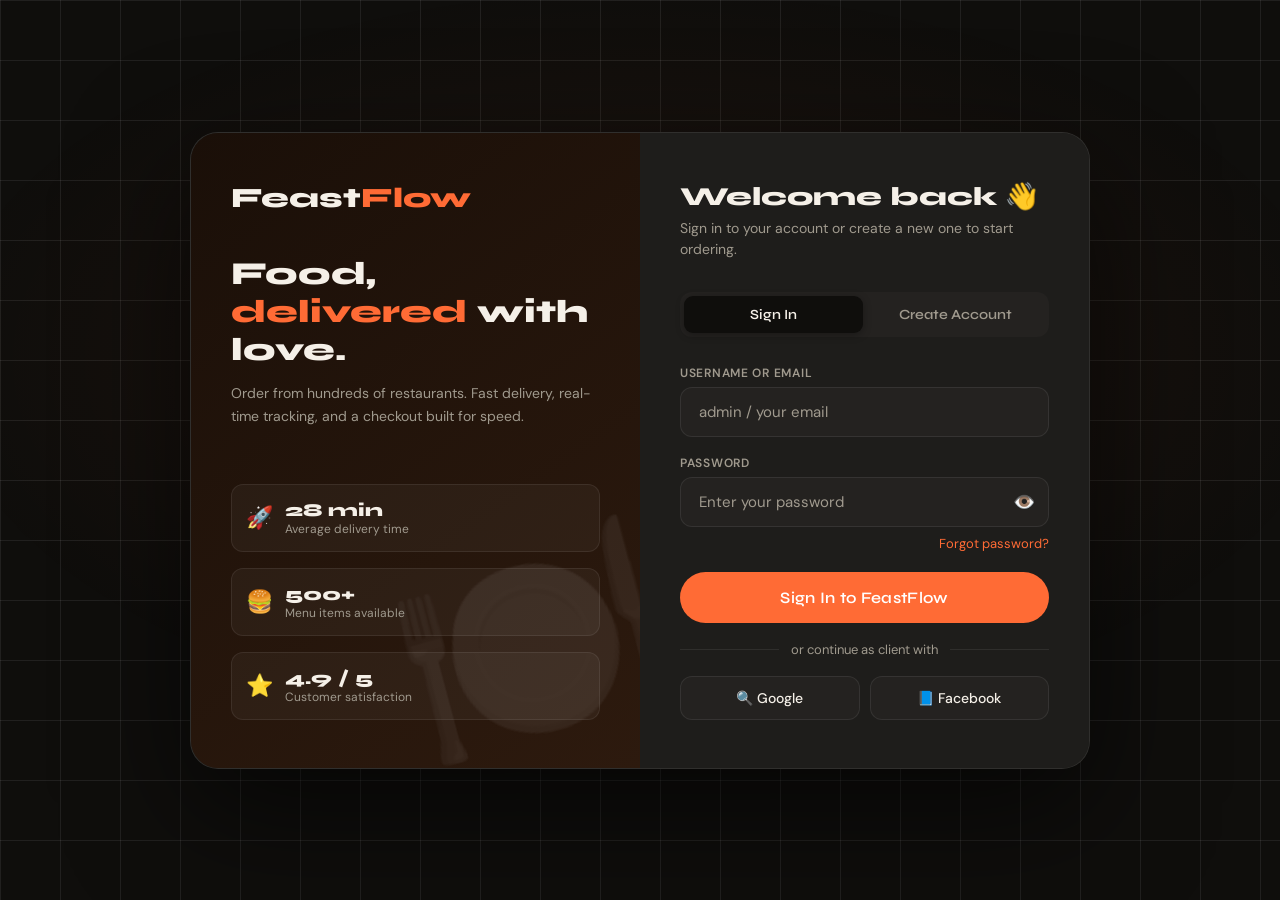
<file: index.html>
<!DOCTYPE html>
<html lang="en">
<head>
<meta charset="UTF-8">
<meta name="viewport" content="width=device-width, initial-scale=1.0">
<title>FeastFlow — Sign In</title>
<link rel="stylesheet" href="shared.css">
<style>
  body { display: flex; align-items: center; justify-content: center; min-height: 100vh; padding: 20px; background: var(--bg); }

  /* Background grid pattern */
  body::before {
    content: '';
    position: fixed; inset: 0; z-index: 0;
    background-image:
      linear-gradient(var(--border) 1px, transparent 1px),
      linear-gradient(90deg, var(--border) 1px, transparent 1px);
    background-size: 60px 60px;
    pointer-events: none;
  }
  body::after {
    content: '';
    position: fixed; inset: 0; z-index: 0;
    background: radial-gradient(ellipse 80% 60% at 50% 40%, rgba(255,107,53,0.08) 0%, transparent 70%);
    pointer-events: none;
  }

  .login-wrap {
    position: relative; z-index: 1;
    display: grid; grid-template-columns: 1fr 1fr;
    width: 100%; max-width: 900px;
    background: var(--card); border: 1px solid var(--border);
    border-radius: 28px; overflow: hidden;
    box-shadow: 0 40px 120px rgba(0,0,0,0.6);
    animation: slideModal 0.5s cubic-bezier(0.34,1.56,0.64,1);
  }
  @media (max-width: 700px) { .login-wrap { grid-template-columns: 1fr; } .login-brand { display: none; } }

  /* Left Brand Panel */
  .login-brand {
    background: linear-gradient(145deg, #1a0f08, #2d1a0e);
    padding: 48px 40px; display: flex; flex-direction: column; justify-content: space-between;
    position: relative; overflow: hidden;
  }
  .login-brand::before {
    content: '🍽️';
    position: absolute; font-size: 220px; opacity: 0.07;
    bottom: -20px; right: -30px; transform: rotate(-15deg);
    pointer-events: none;
  }
  .brand-logo { font-family: 'Syne', sans-serif; font-size: 28px; font-weight: 800; }
  .brand-logo span { color: var(--accent); }
  .brand-tagline { font-size: 32px; font-weight: 800; font-family: 'Syne', sans-serif; line-height: 1.2; margin-bottom: 12px; }
  .brand-tagline em { color: var(--accent); font-style: normal; }
  .brand-desc { font-size: 14px; color: var(--text2); line-height: 1.7; }
  .brand-stats { display: flex; flex-direction: column; gap: 16px; }
  .brand-stat { display: flex; align-items: center; gap: 12px; background: rgba(255,255,255,0.04); border-radius: 12px; padding: 14px; border: 1px solid var(--border); }
  .brand-stat-icon { font-size: 22px; }
  .brand-stat-num { font-family: 'Syne', sans-serif; font-size: 18px; font-weight: 800; }
  .brand-stat-label { font-size: 12px; color: var(--text2); }

  /* Right Form Panel */
  .login-form-panel { padding: 48px 40px; background: var(--card); }
  .login-welcome { font-family: 'Syne', sans-serif; font-size: 26px; font-weight: 800; margin-bottom: 6px; }
  .login-sub { color: var(--text2); font-size: 14px; margin-bottom: 32px; line-height: 1.5; }

  /* Tabs */
  .auth-tabs { display: flex; background: var(--bg3); border-radius: 12px; padding: 4px; gap: 4px; margin-bottom: 28px; }
  .auth-tab { flex: 1; padding: 10px; border-radius: 9px; text-align: center; cursor: pointer; font-family: 'Syne', sans-serif; font-weight: 600; font-size: 14px; transition: all 0.2s; color: var(--text2); border: none; background: transparent; }
  .auth-tab.active { background: var(--bg); color: var(--text); box-shadow: 0 2px 8px rgba(0,0,0,0.3); }

  /* Social Btns */
  .social-btn { display: flex; align-items: center; justify-content: center; gap: 10px; width: 100%; padding: 12px; background: var(--bg3); border: 1.5px solid var(--border); border-radius: 12px; color: var(--text); font-weight: 500; cursor: pointer; transition: all 0.2s; font-size: 14px; font-family: 'DM Sans', sans-serif; }
  .social-btn:hover { border-color: var(--accent); }

  /* Password Eye */
  .pass-wrap { position: relative; }
  .pass-eye { position: absolute; right: 14px; top: 50%; transform: translateY(-50%); cursor: pointer; font-size: 18px; color: var(--text2); transition: color 0.2s; border: none; background: none; }
  .pass-eye:hover { color: var(--text); }

  /* Error */
  .error-msg { background: rgba(255,77,109,0.12); border: 1px solid rgba(255,77,109,0.3); border-radius: 10px; padding: 12px 16px; font-size: 13px; color: var(--danger); margin-bottom: 16px; display: flex; align-items: center; gap: 8px; }

  /* Admin hint */
  .hint-box { background: rgba(255,209,102,0.08); border: 1px solid rgba(255,209,102,0.2); border-radius: 10px; padding: 12px 14px; font-size: 12px; color: var(--text2); margin-top: 16px; line-height: 1.6; }
  .hint-box strong { color: var(--accent2); }
</style>
</head>
<body>
<div class="login-wrap">

  <!-- ── LEFT BRAND PANEL ── -->
  <div class="login-brand">
    <div>
      <div class="brand-logo">Feast<span>Flow</span></div>
      <div style="margin-top:40px;">
        <div class="brand-tagline">Food, <em>delivered</em> with love.</div>
        <p class="brand-desc">Order from hundreds of restaurants. Fast delivery, real-time tracking, and a checkout built for speed.</p>
      </div>
    </div>
    <div class="brand-stats">
      <div class="brand-stat">
        <div class="brand-stat-icon">🚀</div>
        <div><div class="brand-stat-num">28 min</div><div class="brand-stat-label">Average delivery time</div></div>
      </div>
      <div class="brand-stat">
        <div class="brand-stat-icon">🍔</div>
        <div><div class="brand-stat-num">500+</div><div class="brand-stat-label">Menu items available</div></div>
      </div>
      <div class="brand-stat">
        <div class="brand-stat-icon">⭐</div>
        <div><div class="brand-stat-num">4.9 / 5</div><div class="brand-stat-label">Customer satisfaction</div></div>
      </div>
    </div>
  </div>

  <!-- ── RIGHT FORM PANEL ── -->
  <div class="login-form-panel">
    <div class="login-welcome">Welcome back 👋</div>
    <p class="login-sub">Sign in to your account or create a new one to start ordering.</p>

    <div class="auth-tabs">
      <button class="auth-tab active" id="tabLogin" onclick="switchTab('login')">Sign In</button>
      <button class="auth-tab" id="tabRegister" onclick="switchTab('register')">Create Account</button>
    </div>

    <!-- ERROR BOX -->
    <div class="error-msg hidden" id="errorBox">
      <span>⚠️</span><span id="errorText">Invalid credentials</span>
    </div>

    <!-- ── LOGIN FORM ── -->
    <div id="loginForm">
      <div class="form-group">
        <label class="label">Username or Email</label>
        <input class="input" type="text" id="loginUser" placeholder="admin / your email" autocomplete="username">
      </div>
      <div class="form-group">
        <label class="label">Password</label>
        <div class="pass-wrap">
          <input class="input" type="password" id="loginPass" placeholder="Enter your password" autocomplete="current-password" onkeydown="if(event.key==='Enter')doLogin()">
          <button class="pass-eye" onclick="togglePass('loginPass',this)" type="button">👁️</button>
        </div>
      </div>
      <div style="display:flex;justify-content:flex-end;margin-top:-10px;margin-bottom:20px;">
        <span style="font-size:13px;color:var(--accent);cursor:pointer;">Forgot password?</span>
      </div>
      <button class="btn btn-primary btn-full btn-lg" onclick="doLogin()" id="loginBtn">
        Sign In to FeastFlow
      </button>
      <div class="or-divider">or continue as client with</div>
      <div style="display:flex;gap:10px;">
        <button class="social-btn" onclick="socialSignIn('Google')">🔍 Google</button>
        <button class="social-btn" onclick="socialSignIn('Facebook')">📘 Facebook</button>
      </div>
     
    </div>

    <!-- ── REGISTER FORM ── -->
    <div id="registerForm" class="hidden">
      <div class="form-row">
        <div class="form-group">
          <label class="label">First Name</label>
          <input class="input" type="text" id="regFirst" placeholder="Juan">
        </div>
        <div class="form-group">
          <label class="label">Last Name</label>
          <input class="input" type="text" id="regLast" placeholder="dela Cruz">
        </div>
      </div>
      <div class="form-group">
        <label class="label">Email Address</label>
        <input class="input" type="email" id="regEmail" placeholder="you@example.com">
      </div>
      <div class="form-group">
        <label class="label">Phone Number</label>
        <input class="input" type="tel" id="regPhone" placeholder="+63 900 000 0000">
      </div>
      <div class="form-group">
        <label class="label">Password</label>
        <div class="pass-wrap">
          <input class="input" type="password" id="regPass" placeholder="Min. 8 characters" autocomplete="new-password">
          <button class="pass-eye" onclick="togglePass('regPass',this)" type="button">👁️</button>
        </div>
      </div>
      <div class="form-group">
        <label class="label">Confirm Password</label>
        <input class="input" type="password" id="regPass2" placeholder="Repeat password">
      </div>
      <button class="btn btn-primary btn-full btn-lg" onclick="doRegister()">Create My Account</button>
    </div>

  </div>
</div>

<script>
  // ── ADMIN ACCOUNTS ──
  const ADMINS = [
    { username: 'admin', password: 'ofosystem', name: 'OFO Admin', role: 'admin' },
    { username: 'Admin', password: 'channy',    name: 'Channy',    role: 'admin' },
  ];

  // ── HELPERS ──
  function showError(msg) {
    document.getElementById('errorText').textContent = msg;
    document.getElementById('errorBox').classList.remove('hidden');
  }
  function hideError() {
    document.getElementById('errorBox').classList.add('hidden');
  }
  function togglePass(id, btn) {
    const inp = document.getElementById(id);
    if (inp.type === 'password') { inp.type = 'text'; btn.textContent = '🙈'; }
    else { inp.type = 'password'; btn.textContent = '👁️'; }
  }
  function switchTab(tab) {
    hideError();
    document.getElementById('loginForm').classList.toggle('hidden', tab !== 'login');
    document.getElementById('registerForm').classList.toggle('hidden', tab !== 'register');
    document.getElementById('tabLogin').classList.toggle('active', tab === 'login');
    document.getElementById('tabRegister').classList.toggle('active', tab !== 'login');
  }

  // ── LOGIN ──
  function doLogin() {
    hideError();
    const user = document.getElementById('loginUser').value.trim();
    const pass = document.getElementById('loginPass').value;
    if (!user || !pass) { showError('Please fill in username and password.'); return; }

    // Check admin
    const admin = ADMINS.find(a => a.username === user && a.password === pass);
    if (admin) {
      sessionStorage.setItem('ff_session', JSON.stringify({ ...admin, loggedIn: true }));
      setLoading(true);
      setTimeout(() => { window.location.href = 'admin.html'; }, 600);
      return;
    }

    // Check existing client account
    const accounts = JSON.parse(localStorage.getItem('ff_accounts') || '[]');
    const client = accounts.find(a => (a.email === user || a.username === user) && a.password === pass);
    if (client) {
      sessionStorage.setItem('ff_session', JSON.stringify({ ...client, role: 'client', loggedIn: true }));
      setLoading(true);
      setTimeout(() => { window.location.href = 'client.html'; }, 600);
      return;
    }

    showError('Invalid username or password. Please try again.');
  }

  // ── REGISTER ──
  function doRegister() {
    hideError();
    const first = document.getElementById('regFirst').value.trim();
    const last  = document.getElementById('regLast').value.trim();
    const email = document.getElementById('regEmail').value.trim();
    const phone = document.getElementById('regPhone').value.trim();
    const pass  = document.getElementById('regPass').value;
    const pass2 = document.getElementById('regPass2').value;

    if (!first || !last || !email || !pass) { showError('Please fill in all required fields.'); return; }
    if (pass.length < 8) { showError('Password must be at least 8 characters.'); return; }
    if (pass !== pass2)  { showError('Passwords do not match.'); return; }

    const accounts = JSON.parse(localStorage.getItem('ff_accounts') || '[]');
    if (accounts.find(a => a.email === email)) { showError('An account with this email already exists.'); return; }

    const newUser = { name: `${first} ${last}`, email, phone, password: pass, username: email, role: 'client' };
    accounts.push(newUser);
    localStorage.setItem('ff_accounts', JSON.stringify(accounts));

    sessionStorage.setItem('ff_session', JSON.stringify({ ...newUser, loggedIn: true }));
    setLoading(true);
    setTimeout(() => { window.location.href = 'client.html'; }, 600);
  }

  // ── SOCIAL ──
  function socialSignIn(provider) {
    const user = { name: `${provider} User`, email: `user@${provider.toLowerCase()}.com`, phone: '', role: 'client', loggedIn: true };
    sessionStorage.setItem('ff_session', JSON.stringify(user));
    setLoading(true);
    setTimeout(() => { window.location.href = 'client.html'; }, 600);
  }

  function setLoading(on) {
    const btn = document.getElementById('loginBtn');
    if (on) { btn.textContent = '⏳ Signing in...'; btn.disabled = true; }
    else    { btn.textContent = 'Sign In to FeastFlow'; btn.disabled = false; }
  }

  // Redirect if already logged in
  const existing = sessionStorage.getItem('ff_session');
  if (existing) {
    const s = JSON.parse(existing);
    if (s.loggedIn) window.location.href = s.role === 'admin' ? 'admin.html' : 'client.html';
  }
</script>
</body>
</html>
</file>
<file: shared.css>
/* ═══════════════════════════════════════════
   FEASTFLOW — SHARED STYLESHEET
   Used by: index.html, client.html, admin.html
═══════════════════════════════════════════ */

@import url('https://fonts.googleapis.com/css2?family=Syne:wght@400;600;700;800&family=DM+Sans:ital,wght@0,300;0,400;0,500;1,300&display=swap');

:root {
  --bg:       #0f0e0c;
  --bg2:      #1a1916;
  --bg3:      #242220;
  --card:     #1e1d1b;
  --accent:   #ff6b35;
  --accent2:  #ffd166;
  --success:  #06d6a0;
  --danger:   #ff4d6d;
  --info:     #4cc9f0;
  --text:     #f5f0e8;
  --text2:    #a09a8e;
  --border:   rgba(255,255,255,0.08);
  --radius:   16px;
  --shadow:   0 20px 60px rgba(0,0,0,0.4);
}

*, *::before, *::after { box-sizing: border-box; margin: 0; padding: 0; }
html { scroll-behavior: smooth; }
body {
  font-family: 'DM Sans', sans-serif;
  background: var(--bg);
  color: var(--text);
  min-height: 100vh;
  overflow-x: hidden;
}
h1,h2,h3,h4,h5 { font-family: 'Syne', sans-serif; }

/* ── UTILITIES ── */
.hidden  { display: none !important; }
.flex    { display: flex; }
.grid    { display: grid; }

/* ── BUTTONS ── */
.btn {
  display: inline-flex; align-items: center; justify-content: center; gap: 8px;
  padding: 12px 24px; border-radius: 50px;
  font-family: 'Syne', sans-serif; font-weight: 600; font-size: 14px;
  cursor: pointer; border: none; transition: all 0.25s cubic-bezier(0.34,1.56,0.64,1);
  text-decoration: none; letter-spacing: 0.02em; white-space: nowrap;
}
.btn-primary  { background: var(--accent); color: #fff; }
.btn-primary:hover  { background: #ff8557; transform: translateY(-2px); box-shadow: 0 8px 24px rgba(255,107,53,0.4); }
.btn-success  { background: var(--success); color: #000; }
.btn-success:hover  { background: #08f0b4; transform: translateY(-2px); }
.btn-danger   { background: var(--danger); color: #fff; }
.btn-danger:hover   { background: #ff6b87; transform: translateY(-2px); }
.btn-outline  { background: transparent; color: var(--text); border: 1.5px solid var(--border); }
.btn-outline:hover  { border-color: var(--accent); color: var(--accent); }
.btn-ghost    { background: transparent; color: var(--text2); border: none; padding: 8px 16px; }
.btn-ghost:hover    { color: var(--text); background: var(--bg3); border-radius: 8px; }
.btn-lg  { padding: 16px 36px; font-size: 16px; }
.btn-sm  { padding: 8px 16px;  font-size: 13px; }
.btn-xs  { padding: 6px 12px;  font-size: 12px; }
.btn-full { width: 100%; }

/* ── INPUTS ── */
.input {
  width: 100%; padding: 14px 18px;
  background: var(--bg3); border: 1.5px solid var(--border);
  border-radius: 12px; color: var(--text);
  font-family: 'DM Sans', sans-serif; font-size: 15px;
  outline: none; transition: border-color 0.2s;
}
.input:focus { border-color: var(--accent); }
.input::placeholder { color: var(--text2); }
.input-sm { padding: 10px 14px; font-size: 14px; border-radius: 10px; }
.label { display: block; font-size: 12px; font-weight: 600; color: var(--text2); margin-bottom: 6px; letter-spacing: 0.06em; text-transform: uppercase; }
.form-group { margin-bottom: 18px; }
.form-row { display: grid; grid-template-columns: 1fr 1fr; gap: 14px; }
@media (max-width: 600px) { .form-row { grid-template-columns: 1fr; } }

/* ── CARDS ── */
.card {
  background: var(--card); border: 1px solid var(--border);
  border-radius: var(--radius); padding: 24px;
}
.card-sm { padding: 16px; }

/* ── BADGES ── */
.badge {
  display: inline-flex; align-items: center; gap: 4px;
  padding: 3px 10px; border-radius: 50px;
  font-size: 11px; font-weight: 700; font-family: 'Syne', sans-serif; letter-spacing: 0.04em;
}
.badge-orange  { background: rgba(255,107,53,0.15); color: var(--accent); }
.badge-green   { background: rgba(6,214,160,0.15);  color: var(--success); }
.badge-yellow  { background: rgba(255,209,102,0.15); color: var(--accent2); }
.badge-red     { background: rgba(255,77,109,0.15);  color: var(--danger); }
.badge-blue    { background: rgba(76,201,240,0.15);  color: var(--info); }

/* ── TOAST ── */
.toast {
  position: fixed; bottom: 28px; right: 28px; z-index: 9999;
  background: var(--card); border: 1.5px solid var(--border);
  border-radius: 14px; padding: 14px 20px;
  display: flex; align-items: center; gap: 12px;
  box-shadow: var(--shadow); min-width: 260px; max-width: 360px;
  animation: slideInToast 0.4s cubic-bezier(0.34,1.56,0.64,1);
}
@keyframes slideInToast {
  from { opacity: 0; transform: translateX(60px); }
  to   { opacity: 1; transform: translateX(0); }
}
.toast-icon { font-size: 20px; flex-shrink: 0; }
.toast-msg  { font-size: 14px; font-weight: 500; line-height: 1.4; }

/* ── DIVIDER ── */
.divider { height: 1px; background: var(--border); margin: 20px 0; }
.or-divider { display: flex; align-items: center; gap: 12px; margin: 18px 0; color: var(--text2); font-size: 13px; }
.or-divider::before, .or-divider::after { content: ''; flex: 1; height: 1px; background: var(--border); }

/* ── TABLE ── */
.table { width: 100%; border-collapse: collapse; font-size: 14px; }
.table th {
  text-align: left; padding: 12px 16px;
  font-family: 'Syne', sans-serif; font-size: 12px; font-weight: 700;
  color: var(--text2); letter-spacing: 0.06em; text-transform: uppercase;
  border-bottom: 1px solid var(--border); background: var(--bg2);
}
.table td { padding: 14px 16px; border-bottom: 1px solid var(--border); vertical-align: middle; }
.table tr:last-child td { border-bottom: none; }
.table tr:hover td { background: rgba(255,255,255,0.02); }

/* ── MODAL/OVERLAY ── */
.overlay {
  position: fixed; inset: 0; background: rgba(0,0,0,0.75);
  backdrop-filter: blur(8px); z-index: 1000;
  display: flex; align-items: center; justify-content: center; padding: 20px;
  animation: fadeIn 0.2s ease;
}
.modal {
  background: var(--card); border: 1px solid var(--border);
  border-radius: 24px; padding: 36px; width: 100%; max-width: 460px;
  animation: slideModal 0.35s cubic-bezier(0.34,1.56,0.64,1); position: relative;
  max-height: 90vh; overflow-y: auto;
}
.modal-close {
  position: absolute; top: 18px; right: 18px;
  background: var(--bg3); border: none; color: var(--text2);
  width: 34px; height: 34px; border-radius: 50%; cursor: pointer;
  font-size: 16px; display: flex; align-items: center; justify-content: center;
  transition: all 0.2s;
}
.modal-close:hover { background: var(--bg); color: var(--text); }

/* ── ANIMATIONS ── */
@keyframes fadeIn   { from { opacity: 0; transform: translateY(8px); } to { opacity: 1; transform: translateY(0); } }
@keyframes slideModal { from { opacity: 0; transform: scale(0.9) translateY(20px); } to { opacity: 1; transform: scale(1) translateY(0); } }
@keyframes fadeOverlay { from { opacity: 0; } to { opacity: 1; } }
@keyframes spin { to { transform: rotate(360deg); } }

.animate-in { animation: fadeIn 0.35s ease both; }

/* ── STAT CARD ── */
.stat-card {
  background: var(--card); border: 1px solid var(--border);
  border-radius: var(--radius); padding: 24px;
  display: flex; flex-direction: column; gap: 8px;
  transition: transform 0.2s, box-shadow 0.2s;
}
.stat-card:hover { transform: translateY(-3px); box-shadow: var(--shadow); }
.stat-icon { font-size: 32px; }
.stat-num  { font-family: 'Syne', sans-serif; font-size: 32px; font-weight: 800; }
.stat-label { font-size: 13px; color: var(--text2); font-weight: 500; }
.stat-change { font-size: 12px; font-weight: 600; }
.stat-change.up   { color: var(--success); }
.stat-change.down { color: var(--danger); }

/* ── PROGRESS ── */
.progress-bar { height: 6px; background: var(--bg3); border-radius: 3px; overflow: hidden; }
.progress-fill { height: 100%; background: linear-gradient(90deg, var(--accent), var(--accent2)); border-radius: 3px; transition: width 0.6s ease; }

/* ── SCROLLBAR ── */
::-webkit-scrollbar { width: 6px; height: 6px; }
::-webkit-scrollbar-track { background: var(--bg); }
::-webkit-scrollbar-thumb { background: var(--bg3); border-radius: 3px; }
::-webkit-scrollbar-thumb:hover { background: var(--text2); }

/* ── FOOD CARD ── */
.food-card {
  background: var(--card); border: 1px solid var(--border);
  border-radius: var(--radius); overflow: hidden;
  transition: all 0.3s cubic-bezier(0.34,1.56,0.64,1); cursor: default;
}
.food-card:hover { transform: translateY(-5px); box-shadow: 0 16px 48px rgba(0,0,0,0.4); border-color: rgba(255,107,53,0.25); }
.food-img { height: 160px; display: flex; align-items: center; justify-content: center; font-size: 64px; background: var(--bg2); position: relative; }
.food-body { padding: 16px; }
.food-name { font-family: 'Syne', sans-serif; font-weight: 700; font-size: 15px; margin-bottom: 4px; }
.food-desc { font-size: 13px; color: var(--text2); line-height: 1.5; margin-bottom: 12px; }
.food-footer { display: flex; align-items: center; justify-content: space-between; }
.food-price { font-family: 'Syne', sans-serif; font-size: 18px; font-weight: 800; color: var(--accent); }
.food-grid { display: grid; grid-template-columns: repeat(auto-fill, minmax(240px, 1fr)); gap: 18px; }

/* ── CART ── */
.cart-overlay { position: fixed; inset: 0; background: rgba(0,0,0,0.5); z-index: 500; backdrop-filter: blur(4px); animation: fadeOverlay 0.2s ease; }
.cart-panel {
  position: fixed; top: 0; right: 0; bottom: 0; width: 100%; max-width: 400px;
  background: var(--card); border-left: 1px solid var(--border);
  display: flex; flex-direction: column; z-index: 501;
  animation: slideCart 0.35s cubic-bezier(0.34,1.56,0.64,1);
}
@keyframes slideCart { from { transform: translateX(100%); } to { transform: translateX(0); } }
.cart-header { padding: 22px; border-bottom: 1px solid var(--border); display: flex; align-items: center; justify-content: space-between; }
.cart-body   { flex: 1; overflow-y: auto; padding: 16px; display: flex; flex-direction: column; gap: 10px; }
.cart-footer { padding: 18px; border-top: 1px solid var(--border); }
.cart-item { display: flex; gap: 12px; align-items: center; background: var(--bg2); border-radius: 12px; padding: 12px; }
.cart-item-icon { font-size: 32px; width: 52px; height: 52px; background: var(--bg3); border-radius: 10px; display: flex; align-items: center; justify-content: center; flex-shrink: 0; }
.cart-item-info { flex: 1; }
.cart-item-name  { font-family: 'Syne', sans-serif; font-weight: 600; font-size: 14px; margin-bottom: 3px; }
.cart-item-price { font-size: 13px; color: var(--accent); font-weight: 600; }
.qty-ctrl { display: flex; align-items: center; gap: 6px; }
.qty-btn  { width: 26px; height: 26px; border-radius: 7px; border: 1.5px solid var(--border); background: transparent; color: var(--text); cursor: pointer; font-size: 16px; display: flex; align-items: center; justify-content: center; transition: all 0.2s; }
.qty-btn:hover { border-color: var(--accent); color: var(--accent); }
.qty-num  { font-family: 'Syne', sans-serif; font-weight: 700; font-size: 14px; min-width: 22px; text-align: center; }
.cart-row { display: flex; justify-content: space-between; font-size: 14px; margin-bottom: 8px; color: var(--text2); }
.cart-row.total { font-family: 'Syne', sans-serif; font-size: 17px; font-weight: 700; color: var(--text); border-top: 1px solid var(--border); padding-top: 10px; margin-top: 4px; margin-bottom: 0; }
.cart-row.total span:last-child { color: var(--accent); }
.cart-summary { background: var(--bg2); border-radius: 12px; padding: 14px; margin-bottom: 14px; }
.cart-empty { flex: 1; display: flex; flex-direction: column; align-items: center; justify-content: center; gap: 10px; color: var(--text2); text-align: center; padding: 20px; }

/* ── LOGO ── */
.logo { font-family: 'Syne', sans-serif; font-size: 22px; font-weight: 800; cursor: pointer; text-decoration: none; color: var(--text); }
.logo span { color: var(--accent); }

/* ── NAV ── */
nav {
  position: sticky; top: 0; z-index: 100;
  background: rgba(15,14,12,0.9); backdrop-filter: blur(20px);
  border-bottom: 1px solid var(--border);
  padding: 0 clamp(16px, 4vw, 60px); height: 68px;
  display: flex; align-items: center;
}
.nav-inner { width: 100%; max-width: 1400px; margin: 0 auto; display: flex; align-items: center; justify-content: space-between; }
.nav-links  { display: flex; align-items: center; gap: 4px; }
.nav-link   { color: var(--text2); font-size: 14px; font-weight: 500; padding: 8px 14px; border-radius: 8px; cursor: pointer; transition: all 0.2s; border: none; background: transparent; font-family: 'DM Sans', sans-serif; }
.nav-link:hover, .nav-link.active { color: var(--text); background: var(--bg3); }
.nav-right  { display: flex; align-items: center; gap: 12px; }
.cart-btn   { position: relative; }
.cart-count { position: absolute; top: -6px; right: -6px; background: var(--accent); width: 19px; height: 19px; border-radius: 50%; font-size: 10px; font-weight: 700; display: flex; align-items: center; justify-content: center; font-family: 'Syne', sans-serif; }

/* ── USER AVATAR/DROPDOWN ── */
.user-avatar { width: 36px; height: 36px; border-radius: 50%; background: linear-gradient(135deg, var(--accent), var(--accent2)); display: flex; align-items: center; justify-content: center; font-weight: 700; font-family: 'Syne', sans-serif; font-size: 13px; cursor: pointer; color: #fff; border: 2px solid transparent; transition: all 0.2s; }
.user-avatar:hover { border-color: var(--accent); }
.user-dropdown { position: absolute; top: 60px; right: clamp(16px,4vw,60px); z-index: 200; background: var(--card); border: 1px solid var(--border); border-radius: 14px; padding: 8px; min-width: 210px; box-shadow: var(--shadow); animation: fadeIn 0.2s ease; }
.dropdown-item { display: flex; align-items: center; gap: 10px; padding: 10px 14px; border-radius: 9px; cursor: pointer; font-size: 14px; font-weight: 500; transition: all 0.15s; color: var(--text); border: none; background: transparent; width: 100%; text-align: left; }
.dropdown-item:hover { background: var(--bg3); }
.dropdown-item.danger { color: var(--danger); }
.dropdown-item.danger:hover { background: rgba(255,77,109,0.1); }

/* ── SECTION ── */
.page-wrapper { padding: clamp(24px, 4vw, 48px) clamp(16px, 4vw, 60px); max-width: 1400px; margin: 0 auto; animation: fadeIn 0.35s ease; }
.page-title { font-size: clamp(24px,4vw,36px); font-weight: 800; margin-bottom: 6px; }
.page-sub   { color: var(--text2); font-size: 15px; margin-bottom: 28px; }

/* ── ADMIN SIDEBAR ── */
.admin-layout { display: flex; min-height: calc(100vh - 68px); }
.sidebar {
  width: 240px; flex-shrink: 0; background: var(--bg2);
  border-right: 1px solid var(--border); padding: 24px 12px;
  display: flex; flex-direction: column; gap: 4px;
  position: sticky; top: 68px; height: calc(100vh - 68px); overflow-y: auto;
}
.sidebar-item { display: flex; align-items: center; gap: 12px; padding: 11px 14px; border-radius: 10px; cursor: pointer; font-size: 14px; font-weight: 500; transition: all 0.2s; color: var(--text2); border: none; background: transparent; width: 100%; text-align: left; }
.sidebar-item:hover  { background: var(--bg3); color: var(--text); }
.sidebar-item.active { background: rgba(255,107,53,0.15); color: var(--accent); }
.sidebar-icon { font-size: 18px; }
.sidebar-section { font-size: 10px; font-weight: 700; color: var(--text2); letter-spacing: 0.1em; text-transform: uppercase; padding: 14px 14px 6px; }
.admin-content { flex: 1; padding: clamp(20px,3vw,40px); overflow-y: auto; animation: fadeIn 0.3s ease; }
@media (max-width: 768px) { .sidebar { display: none; } }

/* ── CHECKOUT ── */
.checkout-section { background: var(--card); border: 1px solid var(--border); border-radius: var(--radius); padding: 24px; margin-bottom: 18px; }
.checkout-section h3 { font-family: 'Syne', sans-serif; font-size: 17px; font-weight: 700; margin-bottom: 18px; display: flex; align-items: center; gap: 10px; }
.step-num { width: 26px; height: 26px; background: var(--accent); border-radius: 50%; display: flex; align-items: center; justify-content: center; font-size: 12px; font-weight: 700; flex-shrink: 0; }
.radio-opt { display: flex; align-items: center; gap: 14px; padding: 13px 16px; background: var(--bg2); border-radius: 12px; cursor: pointer; border: 1.5px solid transparent; transition: all 0.2s; margin-bottom: 8px; }
.radio-opt:hover   { border-color: var(--border); }
.radio-opt.selected { border-color: var(--accent); background: rgba(255,107,53,0.07); }
.radio-opt input   { accent-color: var(--accent); width: 15px; height: 15px; }

/* ── ORDER CARD ── */
.order-card { background: var(--card); border: 1px solid var(--border); border-radius: var(--radius); padding: 22px; margin-bottom: 14px; }
.order-card-header { display: flex; align-items: center; justify-content: space-between; margin-bottom: 14px; flex-wrap: wrap; gap: 10px; }
.order-id   { font-family: 'Syne', sans-serif; font-weight: 700; font-size: 15px; }
.order-date { font-size: 12px; color: var(--text2); margin-top: 2px; }
.order-footer { display: flex; align-items: center; justify-content: space-between; margin-top: 14px; flex-wrap: wrap; gap: 10px; }
.order-total { font-family: 'Syne', sans-serif; font-weight: 700; font-size: 17px; color: var(--accent); }

/* ── FOOTER ── */
footer { border-top: 1px solid var(--border); padding: 40px clamp(16px,4vw,60px); margin-top: 60px; }
.footer-inner { max-width: 1400px; margin: 0 auto; display: grid; grid-template-columns: 2fr 1fr 1fr; gap: 32px; }
@media (max-width: 600px) { .footer-inner { grid-template-columns: 1fr; } }
.footer-col h5 { font-family: 'Syne', sans-serif; font-size: 13px; font-weight: 700; margin-bottom: 14px; }
.footer-col a  { display: block; font-size: 13px; color: var(--text2); text-decoration: none; margin-bottom: 8px; cursor: pointer; transition: color 0.2s; }
.footer-col a:hover { color: var(--text); }
.footer-bottom { max-width: 1400px; margin: 24px auto 0; padding-top: 20px; border-top: 1px solid var(--border); display: flex; align-items: center; justify-content: space-between; font-size: 13px; color: var(--text2); flex-wrap: wrap; gap: 10px; }

/* ── RESPONSIVE ── */
@media (max-width: 768px) {
  .form-row { grid-template-columns: 1fr; }
  .food-grid { grid-template-columns: repeat(auto-fill, minmax(200px, 1fr)); }
}
</file>
